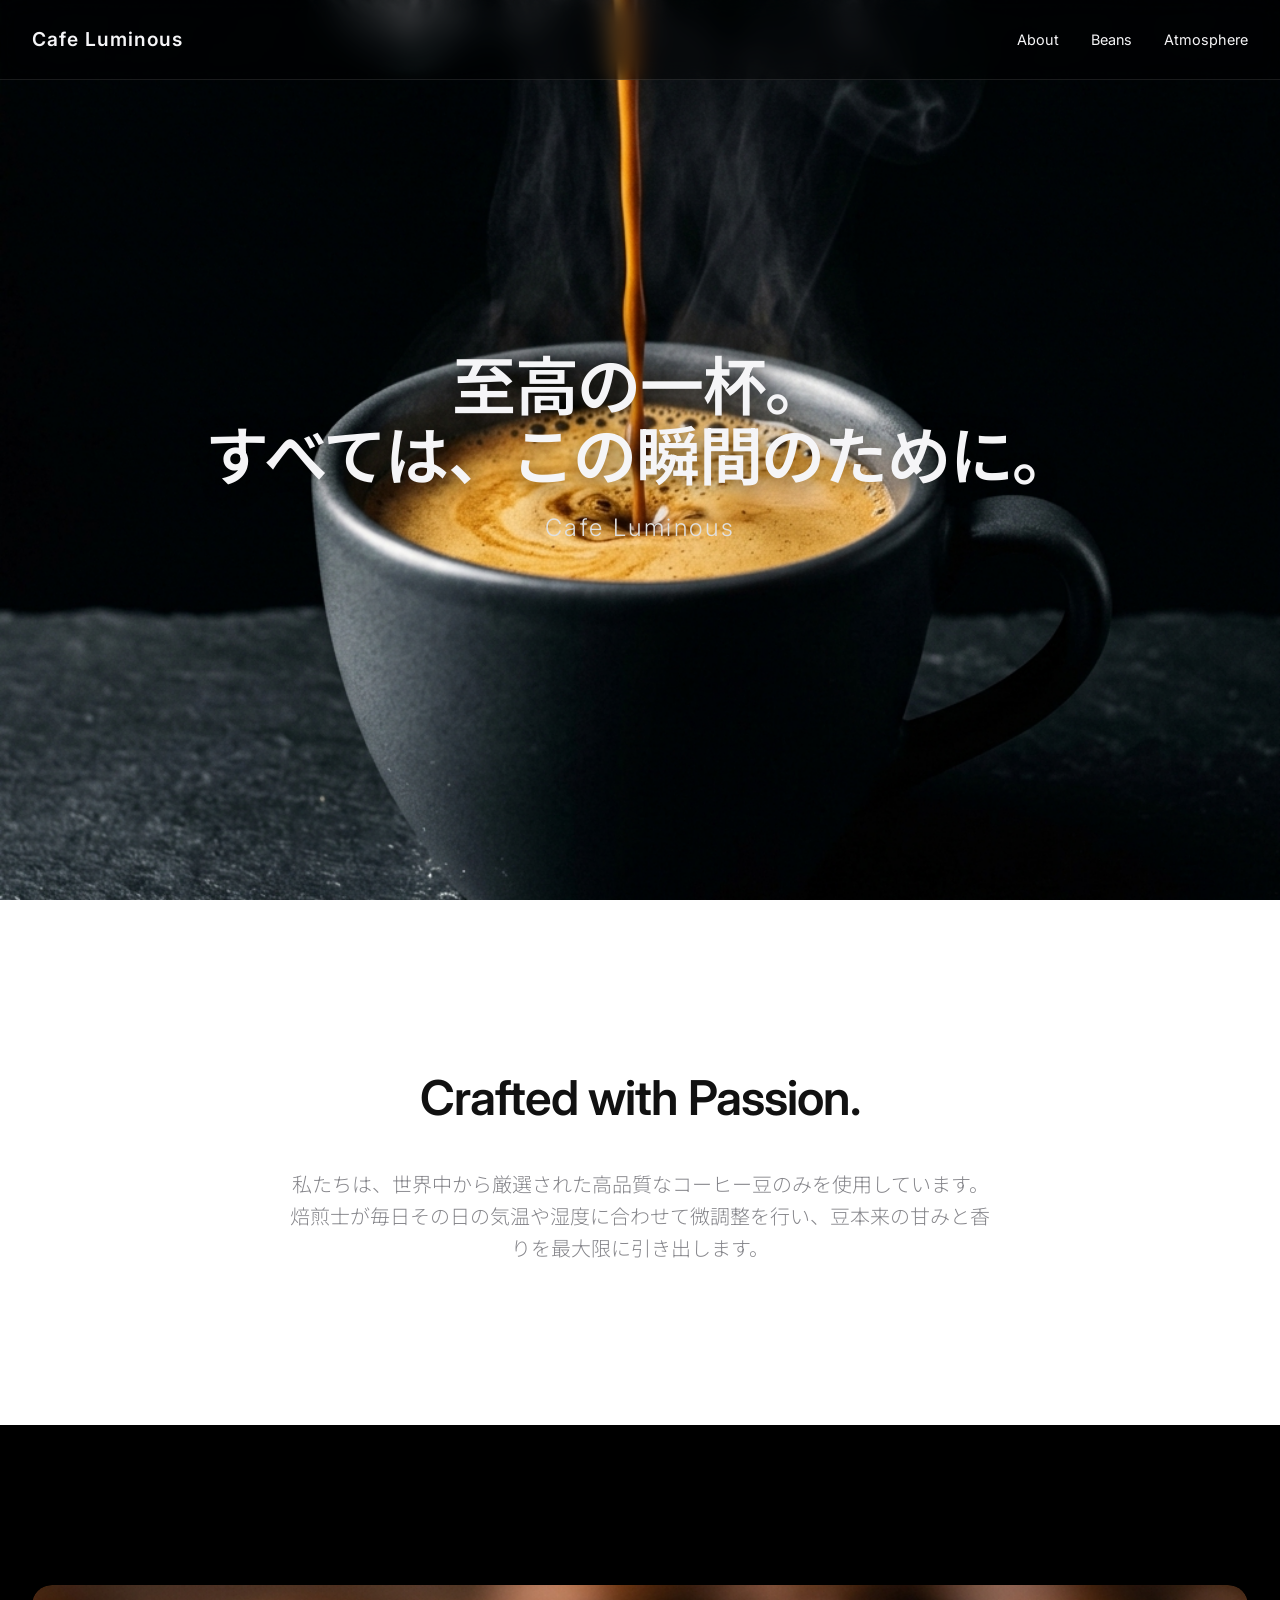
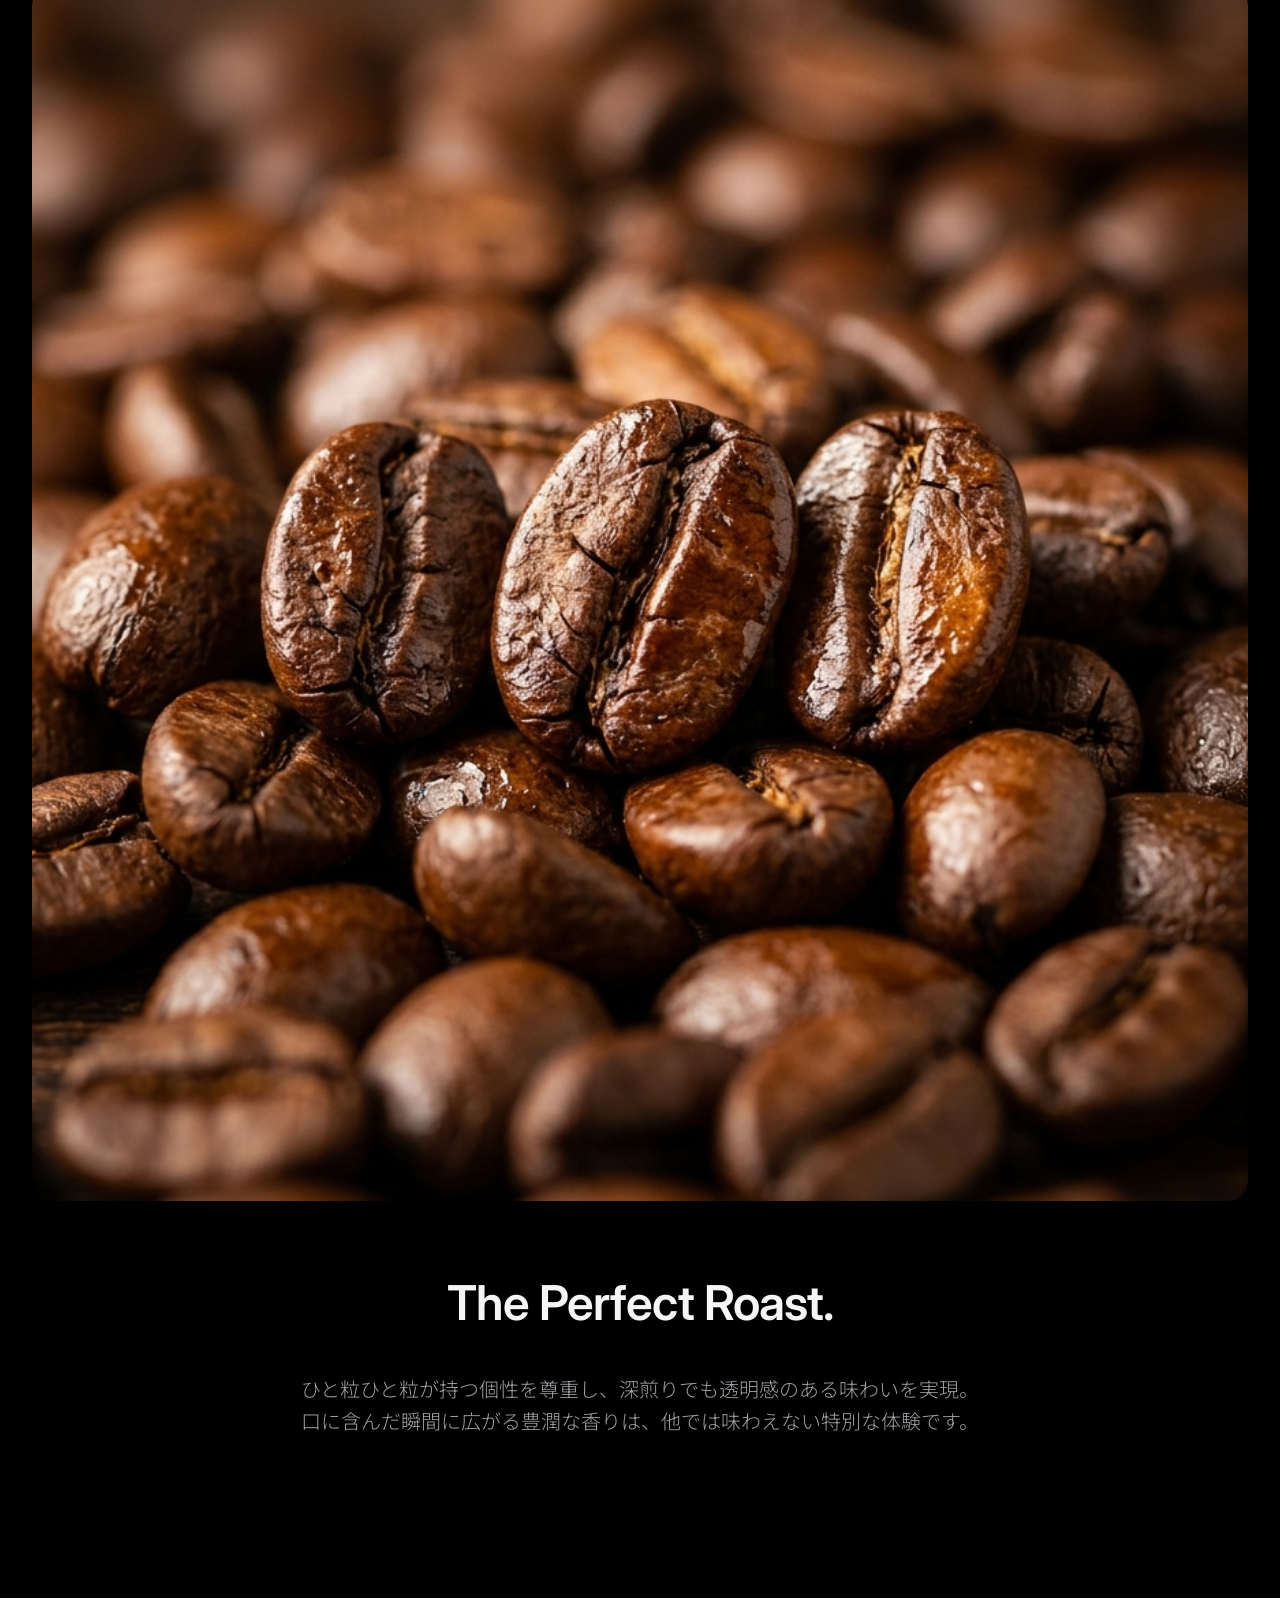
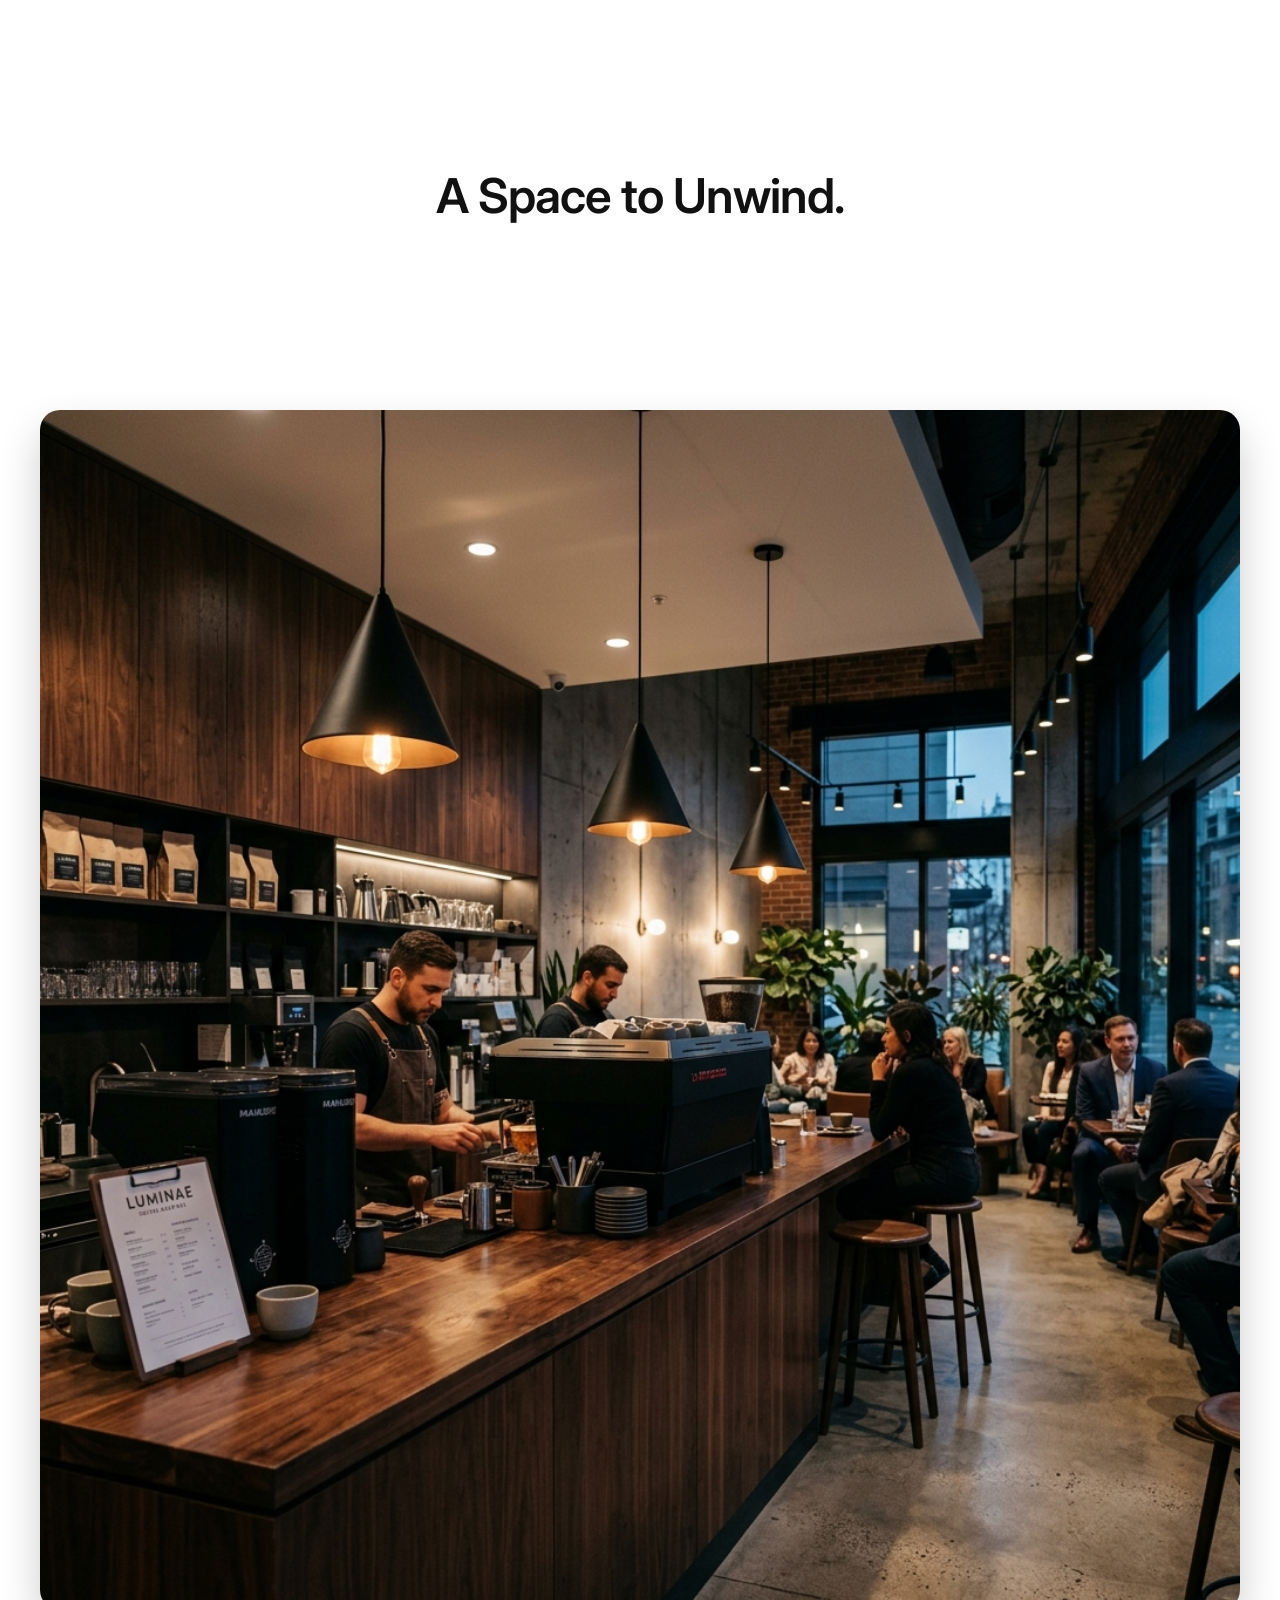
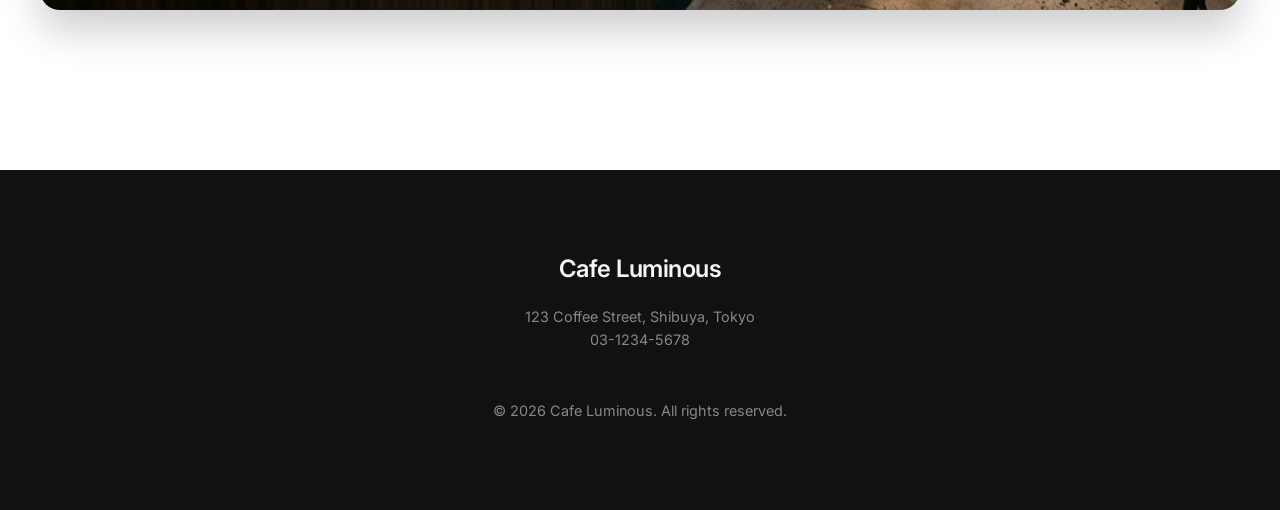
<file: index.html>
<!DOCTYPE html>
<html lang="ja">
<head>
    <meta charset="UTF-8">
    <meta name="viewport" content="width=device-width, initial-scale=1.0">
    <title>Cafe Luminous | こだわりの一杯を</title>
    <link rel="preconnect" href="https://fonts.googleapis.com">
    <link rel="preconnect" href="https://fonts.gstatic.com" crossorigin>
    <link href="https://fonts.googleapis.com/css2?family=Inter:wght@300;400;600&family=Noto+Sans+JP:wght@300;400;700&display=swap" rel="stylesheet">
    <link rel="stylesheet" href="style.css">
</head>
<body>

    <nav id="navbar">
        <div class="logo">Cafe Luminous</div>
        <ul class="nav-links">
            <li><a href="#about">About</a></li>
            <li><a href="#beans">Beans</a></li>
            <li><a href="#atmosphere">Atmosphere</a></li>
        </ul>
    </nav>

    <section id="hero" class="hero-section">
        <div class="background-image" style="background-image: url('images/hero_coffee_pour_1776573161361.png');"></div>
        <div class="hero-content">
            <h1 class="headline fade-up">至高の一杯。<br>すべては、この瞬間のために。</h1>
            <p class="sub-headline fade-up delay-1">Cafe Luminous</p>
        </div>
    </section>

    <section id="about" class="content-section bg-light text-dark">
        <div class="container">
            <h2 class="section-title fade-up">Crafted with Passion.</h2>
            <p class="section-text fade-up delay-1">
                私たちは、世界中から厳選された高品質なコーヒー豆のみを使用しています。<br>
                焙煎士が毎日その日の気温や湿度に合わせて微調整を行い、豆本来の甘みと香りを最大限に引き出します。
            </p>
        </div>
    </section>

    <section id="beans" class="content-section bg-dark text-light parallax-section">
        <a href="beans.html" style="display: block; overflow: hidden; border-radius: 20px;">
            <div class="image-showcase fade-in" style="margin-top: 0; transition: transform 0.4s ease;" onmouseover="this.style.transform='scale(1.02)'" onmouseout="this.style.transform='scale(1)'">
                <img src="images/coffee_beans_macro_1776573199091.png" alt="新鮮なコーヒー豆" class="showcase-img parallax-img">
            </div>
        </a>
        <div class="container text-container" style="margin-top: 4rem;">
            <h2 class="section-title fade-up">The Perfect Roast.</h2>
            <p class="section-text fade-up delay-1">
                ひと粒ひと粒が持つ個性を尊重し、深煎りでも透明感のある味わいを実現。<br>
                口に含んだ瞬間に広がる豊潤な香りは、他では味わえない特別な体験です。
            </p>
        </div>
    </section>

    <section id="atmosphere" class="content-section bg-light text-dark half-image-section">
        <div class="container">
            <h2 class="section-title fade-up">A Space to Unwind.</h2>
            <p class="section-text fade-up delay-1">
                洗練されたモダンな空間。心地よい音楽と、コーヒーの香り。<br>
                喧騒を離れ、あなただけの特別な時間をお過ごしください。
            </p>
        </div>
        <div class="image-showcase fade-up delay-2">
            <img src="images/cafe_interior_moody_1776573214017.png" alt="洗練された店内" class="showcase-img full-width-img">
        </div>
    </section>

    <footer>
        <div class="footer-content">
            <h2>Cafe Luminous</h2>
            <p>123 Coffee Street, Shibuya, Tokyo<br>03-1234-5678</p>
            <p class="copyright">&copy; 2026 Cafe Luminous. All rights reserved.</p>
        </div>
    </footer>

    <script src="main.js"></script>
</body>
</html>
</file>
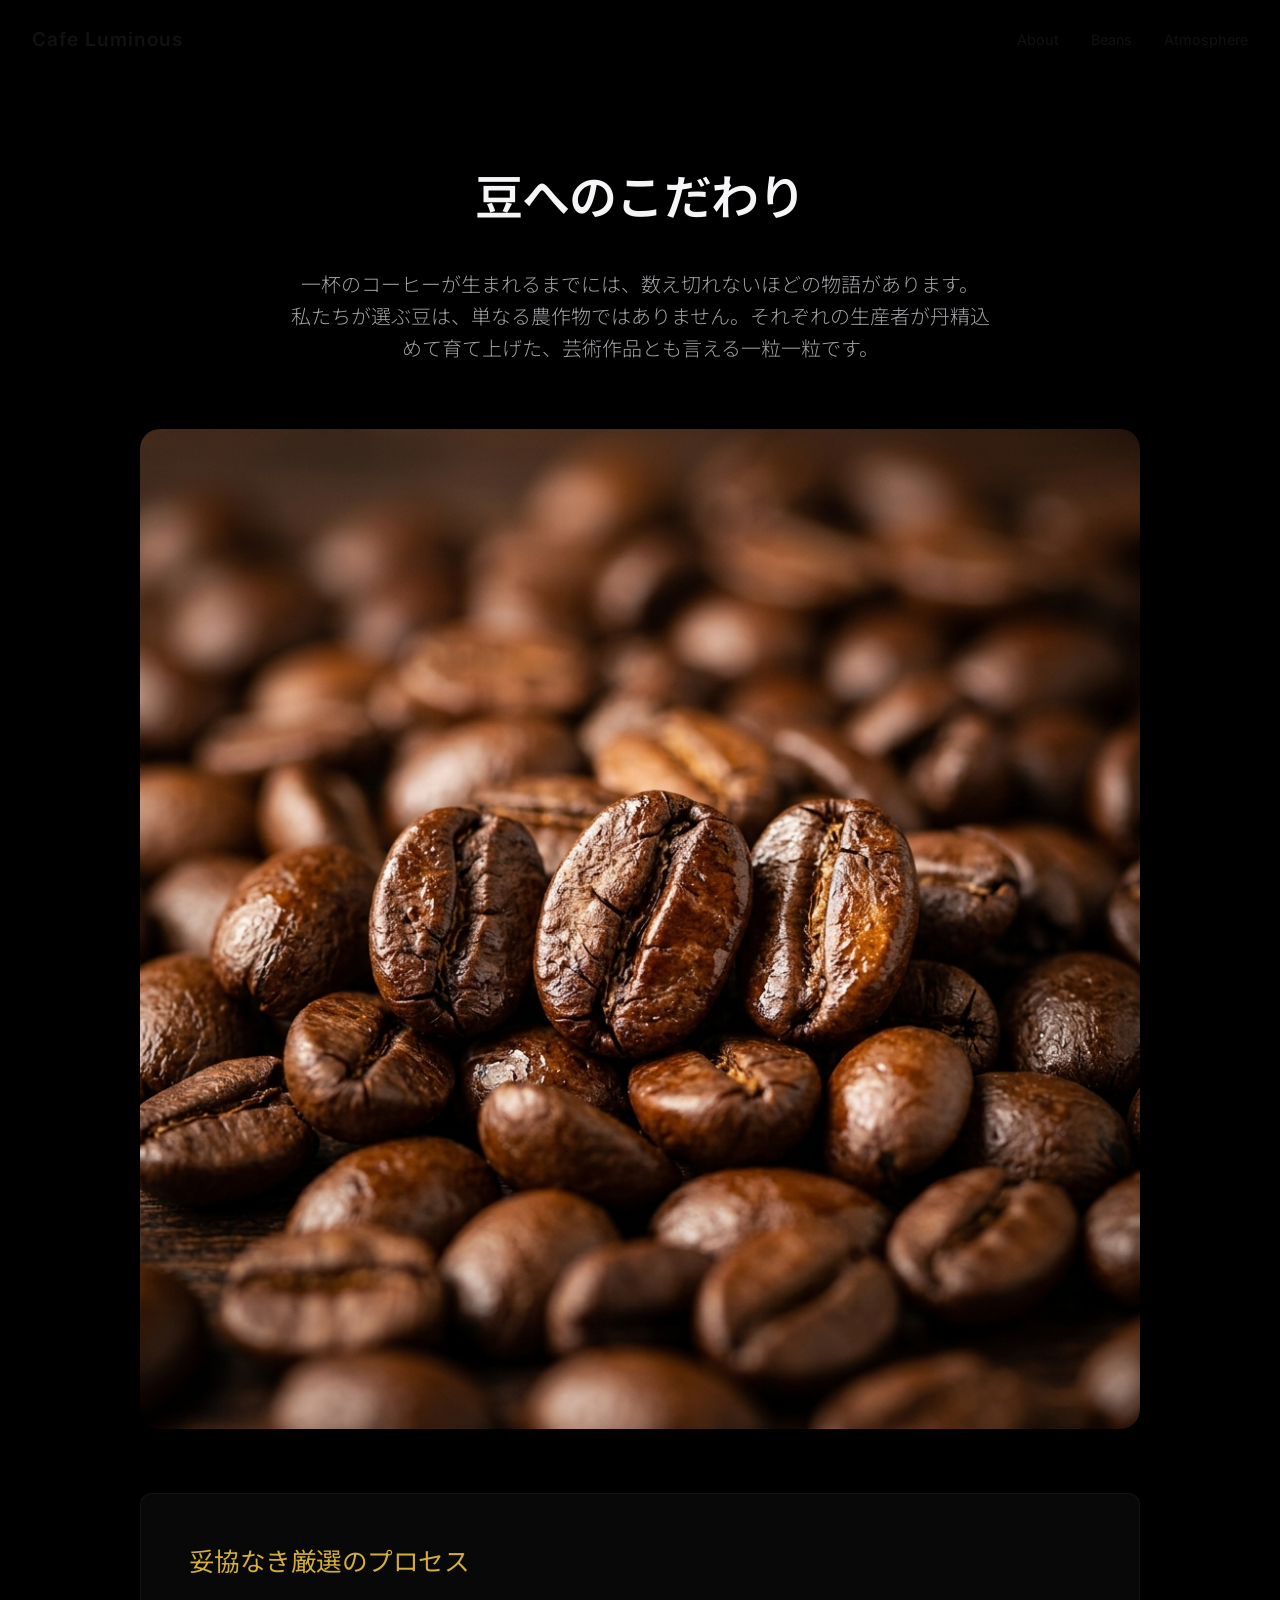
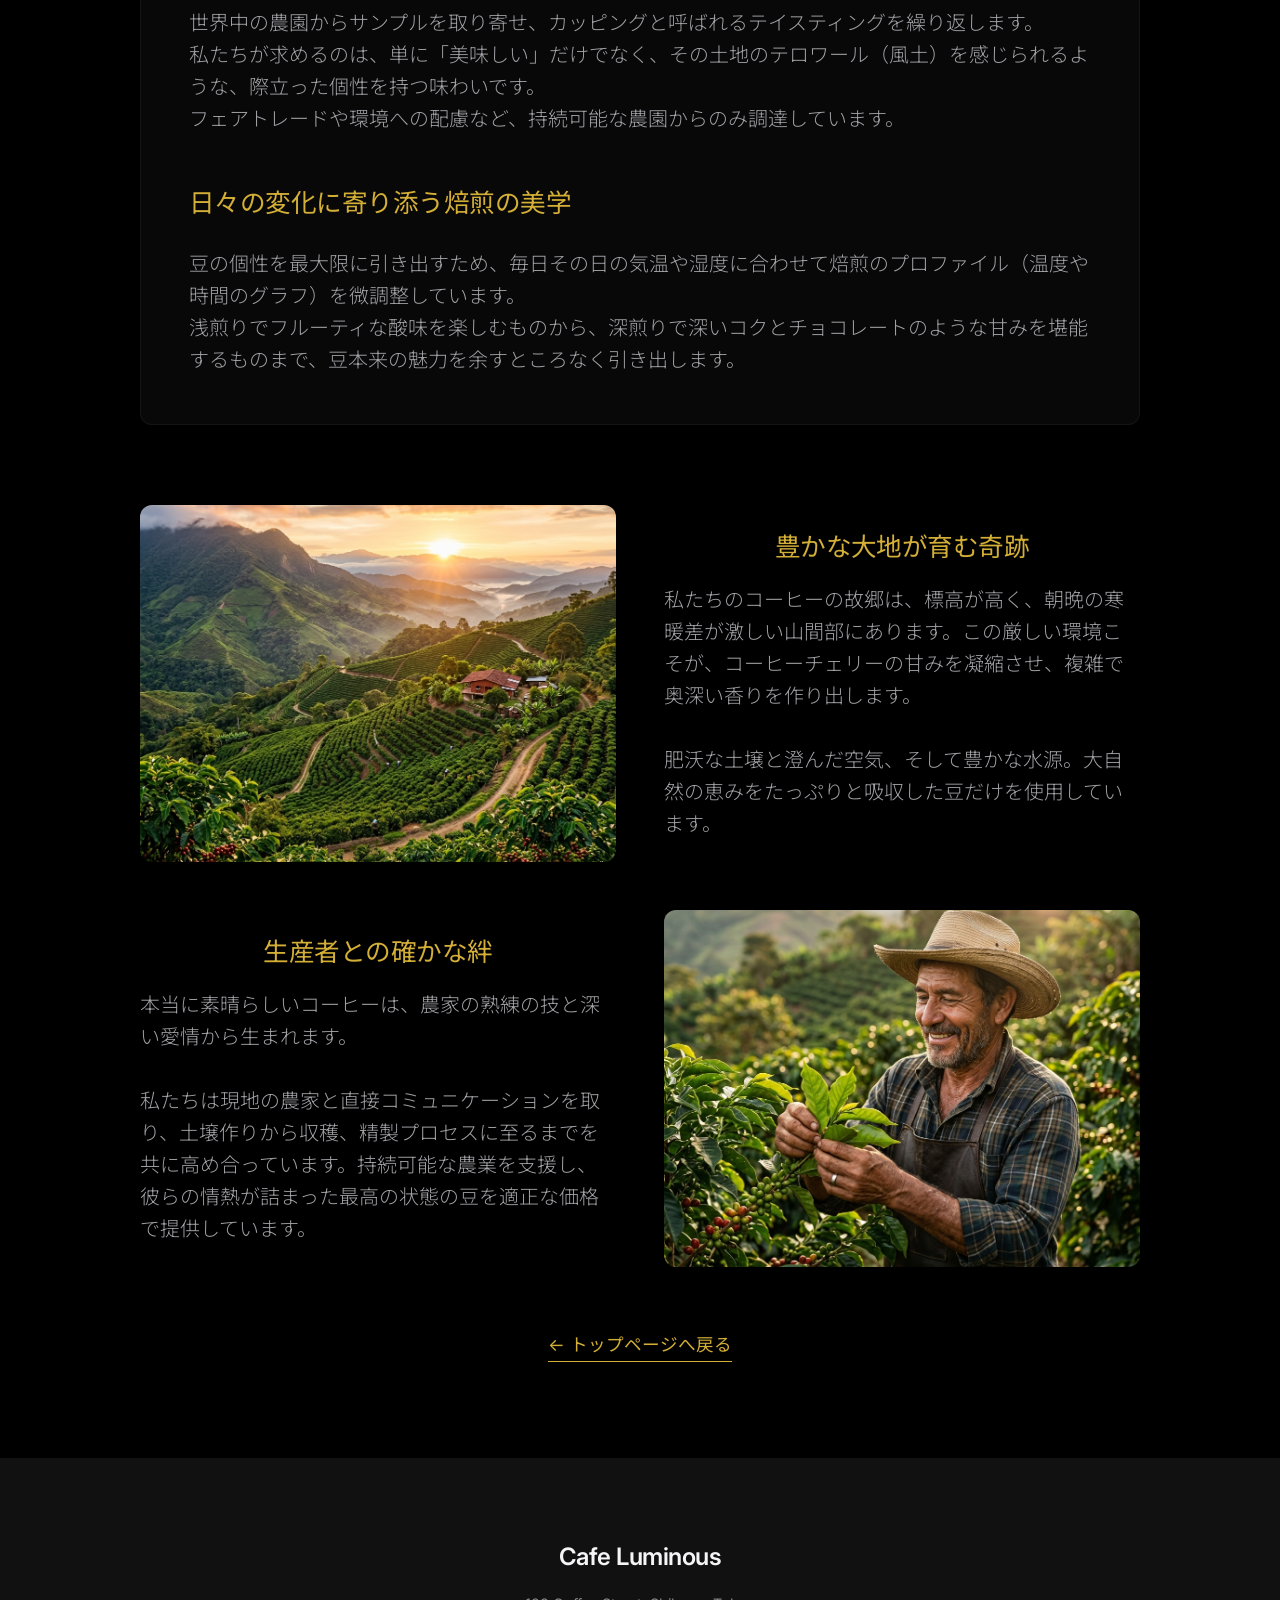
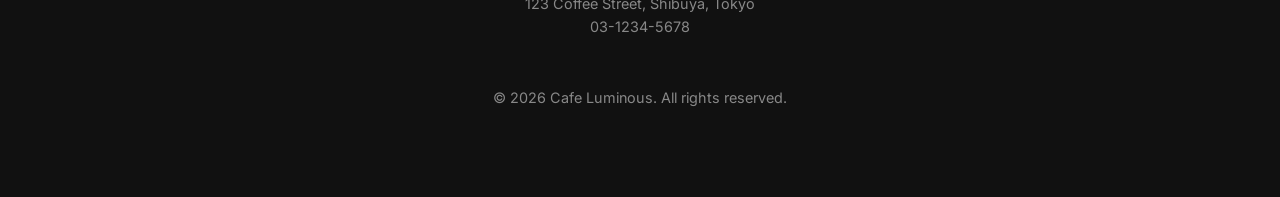
<file: beans.html>
<!DOCTYPE html>
<html lang="ja">
<head>
    <meta charset="UTF-8">
    <meta name="viewport" content="width=device-width, initial-scale=1.0">
    <title>豆へのこだわり | Cafe Luminous</title>
    <link rel="preconnect" href="https://fonts.googleapis.com">
    <link rel="preconnect" href="https://fonts.gstatic.com" crossorigin>
    <link href="https://fonts.googleapis.com/css2?family=Inter:wght@300;400;600&family=Noto+Sans+JP:wght@300;400;700&display=swap" rel="stylesheet">
    <link rel="stylesheet" href="style.css">
    <style>
        .back-link {
            display: inline-block;
            margin-top: 4rem;
            color: var(--accent);
            text-decoration: none;
            border-bottom: 1px solid var(--accent);
            padding-bottom: 2px;
            transition: opacity 0.3s;
            font-size: 1.1rem;
        }
        .back-link:hover {
            opacity: 0.7;
        }
        .beans-hero {
            padding: 10rem 2rem 6rem;
        }
        .detail-block {
            margin-top: 4rem;
            text-align: left;
            background: rgba(255, 255, 255, 0.03);
            padding: 3rem;
            border-radius: 12px;
            border: 1px solid rgba(255, 255, 255, 0.05);
        }
        .detail-title {
            font-size: 1.6rem;
            margin-bottom: 1.5rem;
            color: var(--accent);
            font-weight: 400;
        }
        .farm-section {
            display: grid;
            grid-template-columns: 1fr 1fr;
            gap: 3rem;
            margin-top: 5rem;
            align-items: center;
        }
        .farm-section.reverse {
            margin-top: 3rem;
        }
        .farm-section img {
            width: 100%;
            border-radius: 12px;
            object-fit: cover;
            aspect-ratio: 4/3;
            box-shadow: 0 10px 30px rgba(0,0,0,0.5);
        }
        @media (max-width: 768px) {
            .farm-section {
                grid-template-columns: 1fr;
                gap: 2rem;
            }
            .farm-section.reverse img {
                order: -1;
            }
        }
    </style>
</head>
<body class="bg-dark text-light">
    <!-- ナビゲーションバーは他のページと同じ -->
    <nav id="navbar" style="background: rgba(0, 0, 0, 0.8);">
        <div class="logo">Cafe Luminous</div>
        <ul class="nav-links">
            <li><a href="index.html#about">About</a></li>
            <li><a href="index.html#beans">Beans</a></li>
            <li><a href="index.html#atmosphere">Atmosphere</a></li>
        </ul>
    </nav>

    <section class="content-section beans-hero bg-dark text-light">
        <div class="container">
            <h1 class="section-title fade-up">豆へのこだわり</h1>
            <p class="section-text fade-up delay-1" style="margin-bottom: 4rem;">
                一杯のコーヒーが生まれるまでには、数え切れないほどの物語があります。<br>
                私たちが選ぶ豆は、単なる農作物ではありません。それぞれの生産者が丹精込めて育て上げた、芸術作品とも言える一粒一粒です。
            </p>
            
            <div class="image-showcase fade-in">
                <img src="images/coffee_beans_macro_1776573199091.png" alt="厳選されたプレミアルコーヒー豆" class="showcase-img">
            </div>
            
            <div class="detail-block fade-up delay-2">
                <h3 class="detail-title">妥協なき厳選のプロセス</h3>
                <p class="section-text" style="margin: 0; max-width: 100%; text-align: left; margin-bottom: 3rem;">
                    世界中の農園からサンプルを取り寄せ、カッピングと呼ばれるテイスティングを繰り返します。<br>
                    私たちが求めるのは、単に「美味しい」だけでなく、その土地のテロワール（風土）を感じられるような、際立った個性を持つ味わいです。<br>
                    フェアトレードや環境への配慮など、持続可能な農園からのみ調達しています。
                </p>

                <h3 class="detail-title">日々の変化に寄り添う焙煎の美学</h3>
                <p class="section-text" style="margin: 0; max-width: 100%; text-align: left;">
                    豆の個性を最大限に引き出すため、毎日その日の気温や湿度に合わせて焙煎のプロファイル（温度や時間のグラフ）を微調整しています。<br>
                    浅煎りでフルーティな酸味を楽しむものから、深煎りで深いコクとチョコレートのような甘みを堪能するものまで、豆本来の魅力を余すところなく引き出します。
                </p>
            </div>

            <div class="farm-section fade-up delay-1">
                <img src="images/coffee_farm.png" alt="美しいコーヒー農園の風景">
                <div class="farm-text text-container">
                    <h3 class="detail-title" style="margin-bottom: 1rem;">豊かな大地が育む奇跡</h3>
                    <p class="section-text" style="margin: 0; max-width: 100%; text-align: left;">
                        私たちのコーヒーの故郷は、標高が高く、朝晩の寒暖差が激しい山間部にあります。この厳しい環境こそが、コーヒーチェリーの甘みを凝縮させ、複雑で奥深い香りを作り出します。<br><br>
                        肥沃な土壌と澄んだ空気、そして豊かな水源。大自然の恵みをたっぷりと吸収した豆だけを使用しています。
                    </p>
                </div>
            </div>

            <div class="farm-section reverse fade-up delay-2">
                <div class="farm-text text-container">
                    <h3 class="detail-title" style="margin-bottom: 1rem;">生産者との確かな絆</h3>
                    <p class="section-text" style="margin: 0; max-width: 100%; text-align: left;">
                        本当に素晴らしいコーヒーは、農家の熟練の技と深い愛情から生まれます。<br><br>
                        私たちは現地の農家と直接コミュニケーションを取り、土壌作りから収穫、精製プロセスに至るまでを共に高め合っています。持続可能な農業を支援し、彼らの情熱が詰まった最高の状態の豆を適正な価格で提供しています。
                    </p>
                </div>
                <img src="images/coffee_farmer.png" alt="コーヒーチェリーを確かめる農家">
            </div>
            
            <a href="index.html" class="back-link fade-up delay-2">← トップページへ戻る</a>
            
        </div>
    </section>

    <footer>
        <div class="footer-content">
            <h2>Cafe Luminous</h2>
            <p>123 Coffee Street, Shibuya, Tokyo<br>03-1234-5678</p>
            <p class="copyright">&copy; 2026 Cafe Luminous. All rights reserved.</p>
        </div>
    </footer>
    <script src="main.js"></script>
</body>
</html>
</file>
<file: style.css>
/* Reset & BaseStyles */
:root {
    --text-dark: #111111;
    --text-light: #f5f5f7;
    --bg-light: #ffffff;
    --bg-dark: #000000;
    --accent: #d4af37; /* Gold/Bronze accent */
}

* {
    margin: 0;
    padding: 0;
    box-sizing: border-box;
}

body {
    font-family: 'Inter', 'Noto Sans JP', sans-serif;
    background-color: var(--bg-dark); /* Default body to dark for smooth transition */
    color: var(--text-light);
    line-height: 1.6;
    overflow-x: hidden;
    -webkit-font-smoothing: antialiased;
}

/* Typography */
h1, h2, h3 {
    font-weight: 600;
    letter-spacing: -0.02em;
}

.headline {
    font-size: 4rem;
    line-height: 1.1;
    margin-bottom: 1rem;
    text-shadow: 0 4px 20px rgba(0,0,0,0.6);
}

.sub-headline {
    font-size: 1.5rem;
    font-weight: 300;
    letter-spacing: 0.1em;
    color: #e0e0e0;
}

.section-title {
    font-size: 3rem;
    margin-bottom: 2rem;
}

.section-text {
    font-size: 1.25rem;
    max-width: 700px;
    margin: 0 auto;
    font-weight: 300;
    color: #6e6e73;
}

/* Backgrounds & Colors */
.bg-light { background-color: var(--bg-light); color: var(--text-dark); }
.bg-dark { background-color: var(--bg-dark); color: var(--text-light); }
.bg-light .section-text { color: #86868b; }
.bg-dark .section-text { color: #a1a1a6; }

/* Navigation (Glassmorphism) */
#navbar {
    position: fixed;
    top: 0;
    width: 100%;
    padding: 1.5rem 2rem;
    display: flex;
    justify-content: space-between;
    align-items: center;
    z-index: 1000;
    background: rgba(0, 0, 0, 0.4);
    backdrop-filter: blur(12px);
    -webkit-backdrop-filter: blur(12px);
    border-bottom: 1px solid rgba(255, 255, 255, 0.1);
    transition: background 0.3s ease;
}

#navbar.scrolled {
    background: rgba(255, 255, 255, 0.85);
    border-bottom: 1px solid rgba(0, 0, 0, 0.05);
}

#navbar.scrolled .logo, #navbar.scrolled .nav-links a {
    color: var(--text-dark);
}

.logo {
    font-size: 1.2rem;
    font-weight: 600;
    letter-spacing: 0.05em;
    color: var(--text-light);
}

.nav-links {
    list-style: none;
    display: flex;
    gap: 2rem;
}

.nav-links a {
    color: var(--text-light);
    text-decoration: none;
    font-size: 0.9rem;
    font-weight: 400;
    transition: opacity 0.2s ease;
}

.nav-links a:hover { opacity: 0.7; }

/* Hero Section */
.hero-section {
    position: relative;
    height: 100vh;
    display: flex;
    align-items: center;
    justify-content: center;
    text-align: center;
    overflow: hidden;
}

.background-image {
    position: absolute;
    top: 0; left: 0; width: 100%; height: 100%;
    background-size: cover;
    background-position: center;
    background-repeat: no-repeat;
    z-index: -1;
    transform: scale(1.05);
    transition: transform 1s ease-out;
}

.hero-section.loaded .background-image {
    transform: scale(1);
}

.hero-content {
    z-index: 1;
    padding: 0 2rem;
}

/* Sections */
.content-section {
    padding: 10rem 2rem;
    text-align: center;
    position: relative;
    z-index: 2;
}

.container {
    max-width: 1000px;
    margin: 0 auto;
}

/* Image Showcase */
.image-showcase {
    margin-top: 4rem;
    overflow: hidden;
    border-radius: 20px;
    box-shadow: 0 20px 40px rgba(0,0,0,0.2);
}

.showcase-img {
    width: 100%;
    height: auto;
    display: block;
    object-fit: cover;
    transform: scale(1.1); /* for parallax effect */
    transition: transform 0.8s cubic-bezier(0.25, 1, 0.5, 1);
}

.in-view .showcase-img {
    transform: scale(1);
}

.half-image-section .image-showcase {
    margin-top: 5rem;
    max-width: 1200px;
    margin-left: auto;
    margin-right: auto;
}

/* Animations */
.fade-up {
    opacity: 0;
    transform: translateY(40px);
    transition: opacity 1s cubic-bezier(0.25, 1, 0.5, 1), transform 1s cubic-bezier(0.25, 1, 0.5, 1);
    will-change: opacity, transform;
}

.fade-in {
    opacity: 0;
    transition: opacity 1.5s ease-in-out;
    will-change: opacity;
}

.in-view.fade-up {
    opacity: 1;
    transform: translateY(0);
}

.in-view {
    opacity: 1;
}

.delay-1 { transition-delay: 0.2s; }
.delay-2 { transition-delay: 0.4s; }

/* Footer */
footer {
    background-color: var(--text-dark);
    color: var(--text-light);
    padding: 5rem 2rem;
    text-align: center;
}

.footer-content h2 { margin-bottom: 1rem; font-size: 1.5rem; }
.footer-content p { color: #888; font-size: 0.9rem; margin-bottom: 0.5rem; }
.copyright { margin-top: 3rem; font-size: 0.8rem; color: #555; }

/* Responsive */
@media (max-width: 768px) {
    .headline { font-size: 2.5rem; }
    .section-title { font-size: 2rem; }
    .section-text { font-size: 1rem; }
    .content-section { padding: 6rem 1rem; }
    .nav-links { display: none; } /* Simplified mobile nav */
}
</file>
